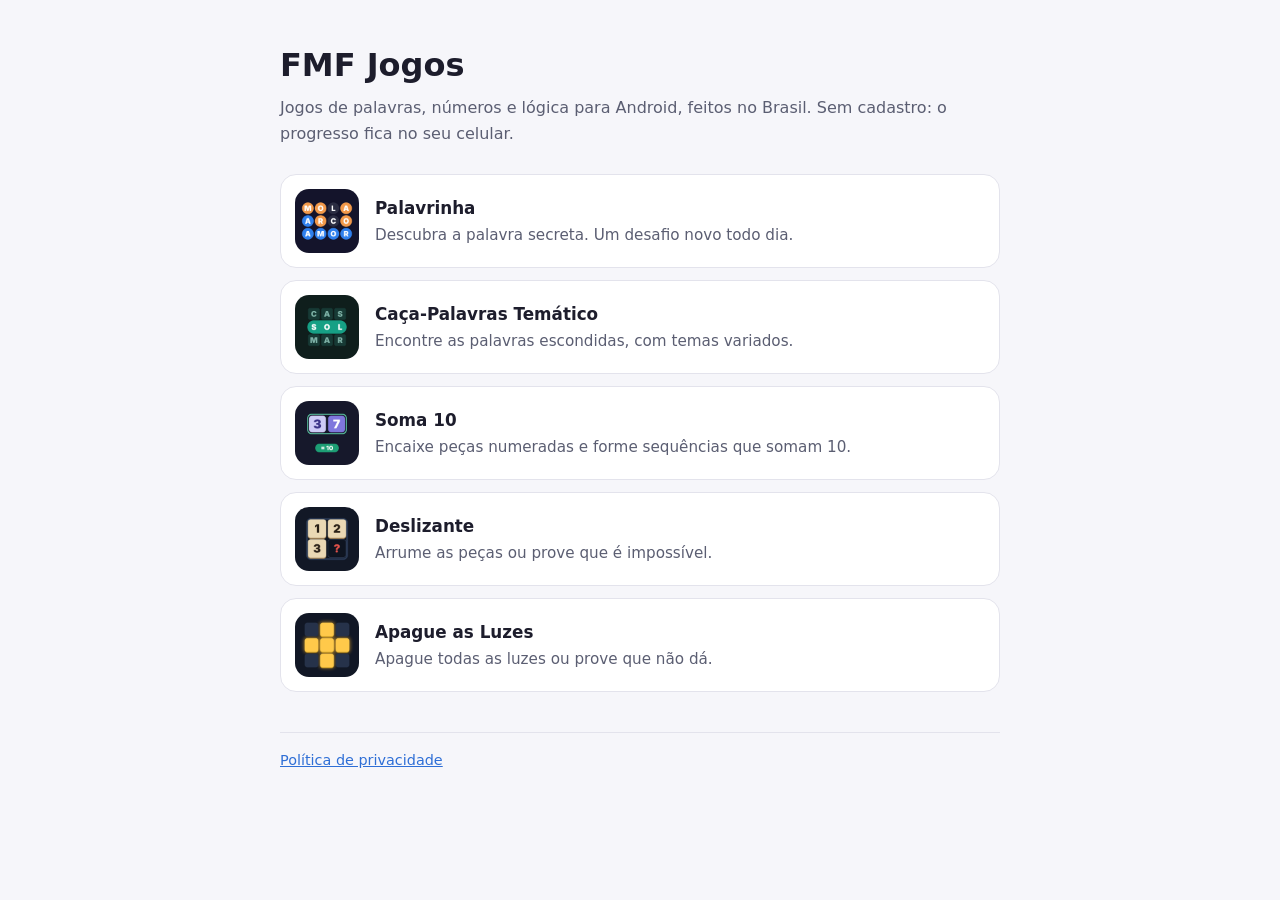
<file: index.html>
<!DOCTYPE html>
<html lang="pt-BR">
<head>
<meta charset="utf-8">
<meta name="viewport" content="width=device-width, initial-scale=1">
<title>FMF Jogos</title>
<meta name="description" content="Jogos de palavras, números e lógica para Android, feitos no Brasil.">
<link rel="stylesheet" href="estilo.css">
</head>
<body>
<main>
<h1>FMF Jogos</h1>
<p class="sub">Jogos de palavras, números e lógica para Android, feitos no Brasil. Sem cadastro: o progresso fica no seu celular.</p>

<ul class="jogos">
  <li class="jogo"><img src="img/palavrinha.png" alt=""><div><strong>Palavrinha</strong><span>Descubra a palavra secreta. Um desafio novo todo dia.</span></div></li>
  <li class="jogo"><img src="img/caca_palavras.png" alt=""><div><strong>Caça-Palavras Temático</strong><span>Encontre as palavras escondidas, com temas variados.</span></div></li>
  <li class="jogo"><img src="img/soma10.png" alt=""><div><strong>Soma 10</strong><span>Encaixe peças numeradas e forme sequências que somam 10.</span></div></li>
  <li class="jogo"><img src="img/deslizante.png" alt=""><div><strong>Deslizante</strong><span>Arrume as peças ou prove que é impossível.</span></div></li>
  <li class="jogo"><img src="img/apague_luzes.png" alt=""><div><strong>Apague as Luzes</strong><span>Apague todas as luzes ou prove que não dá.</span></div></li>
</ul>

<footer><a href="privacidade.html">Política de privacidade</a></footer>
</main>
</body>
</html>
</file>
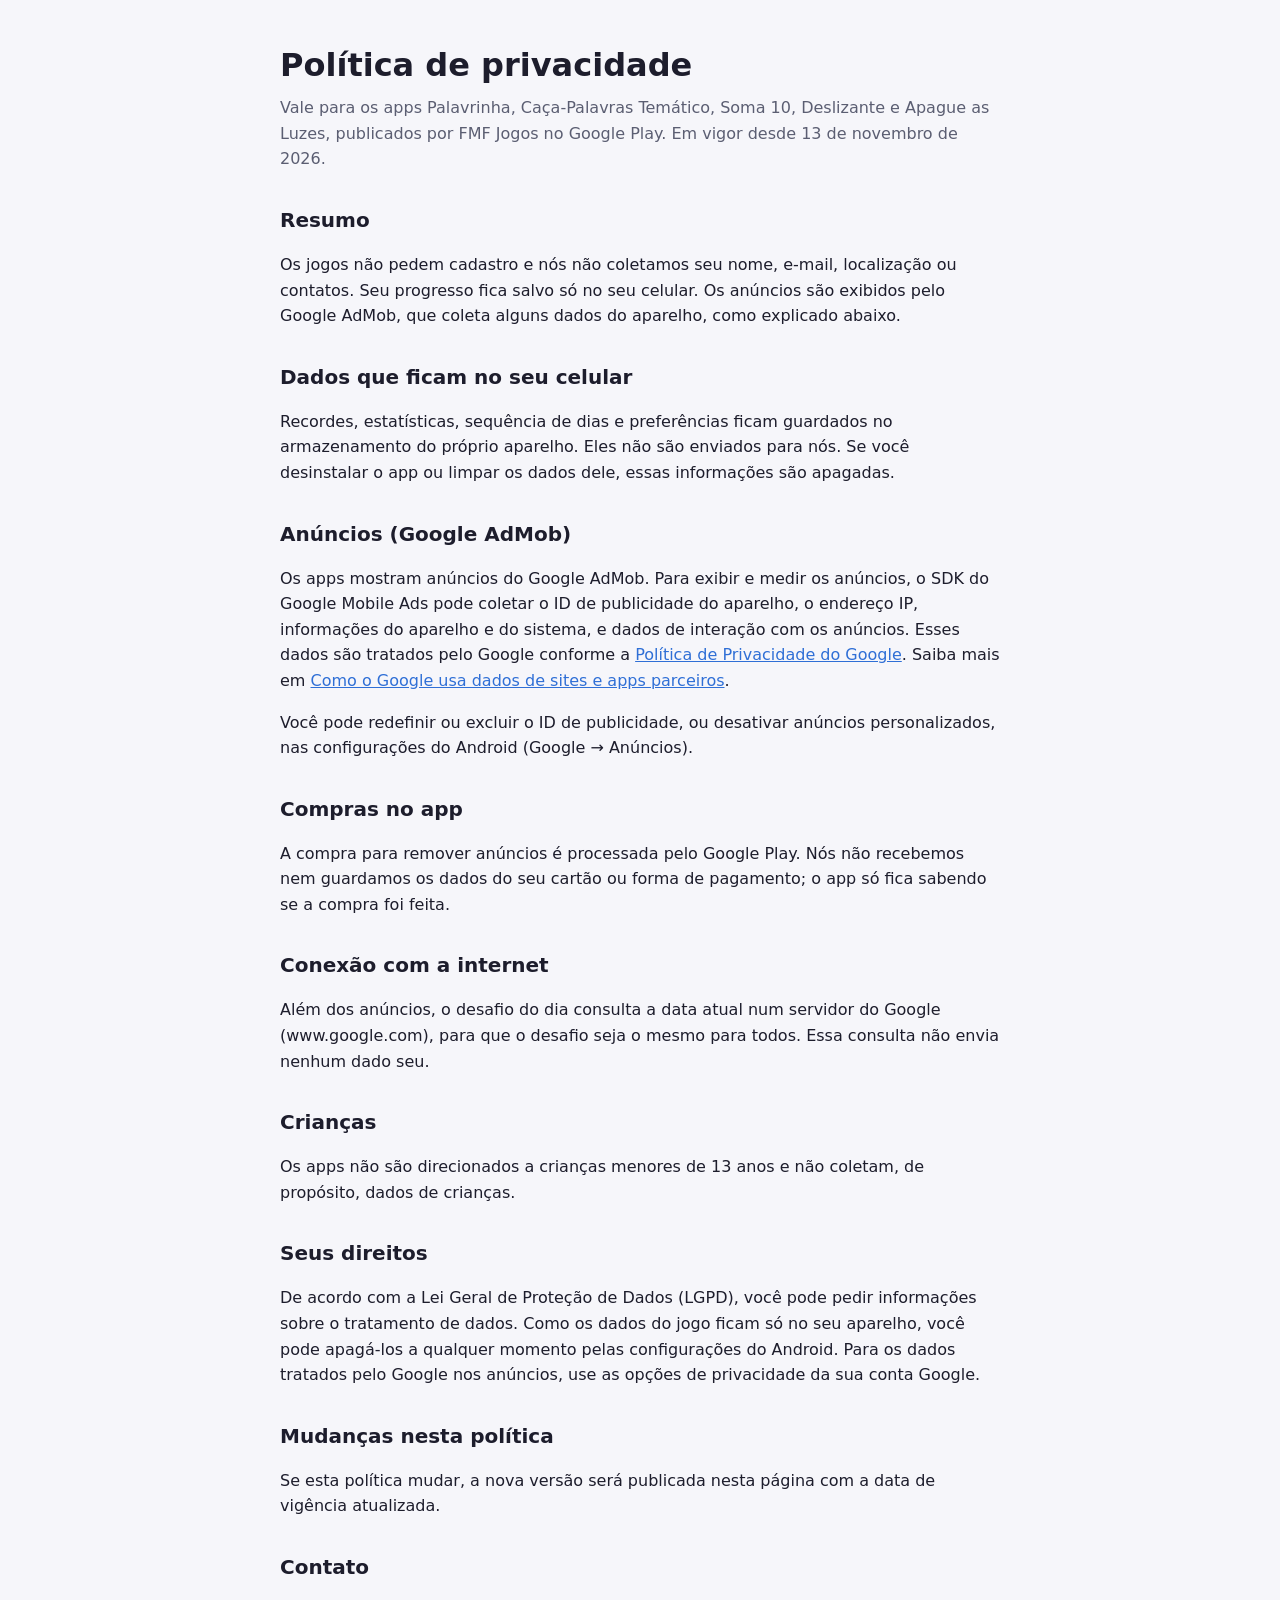
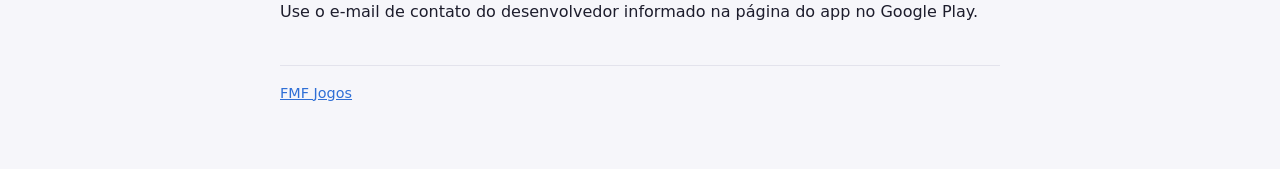
<file: privacidade.html>
<!DOCTYPE html>
<html lang="pt-BR">
<head>
<meta charset="utf-8">
<meta name="viewport" content="width=device-width, initial-scale=1">
<title>Política de privacidade · FMF Jogos</title>
<link rel="stylesheet" href="estilo.css">
</head>
<body>
<main>
<h1>Política de privacidade</h1>
<p class="sub">Vale para os apps Palavrinha, Caça-Palavras Temático, Soma 10, Deslizante e Apague as Luzes, publicados por FMF Jogos no Google Play. Em vigor desde 13 de novembro de 2026.</p>

<h2>Resumo</h2>
<p>Os jogos não pedem cadastro e nós não coletamos seu nome, e-mail, localização ou contatos. Seu progresso fica salvo só no seu celular. Os anúncios são exibidos pelo Google AdMob, que coleta alguns dados do aparelho, como explicado abaixo.</p>

<h2>Dados que ficam no seu celular</h2>
<p>Recordes, estatísticas, sequência de dias e preferências ficam guardados no armazenamento do próprio aparelho. Eles não são enviados para nós. Se você desinstalar o app ou limpar os dados dele, essas informações são apagadas.</p>

<h2>Anúncios (Google AdMob)</h2>
<p>Os apps mostram anúncios do Google AdMob. Para exibir e medir os anúncios, o SDK do Google Mobile Ads pode coletar o ID de publicidade do aparelho, o endereço IP, informações do aparelho e do sistema, e dados de interação com os anúncios. Esses dados são tratados pelo Google conforme a <a href="https://policies.google.com/privacy">Política de Privacidade do Google</a>. Saiba mais em <a href="https://policies.google.com/technologies/partner-sites">Como o Google usa dados de sites e apps parceiros</a>.</p>
<p>Você pode redefinir ou excluir o ID de publicidade, ou desativar anúncios personalizados, nas configurações do Android (Google → Anúncios).</p>

<h2>Compras no app</h2>
<p>A compra para remover anúncios é processada pelo Google Play. Nós não recebemos nem guardamos os dados do seu cartão ou forma de pagamento; o app só fica sabendo se a compra foi feita.</p>

<h2>Conexão com a internet</h2>
<p>Além dos anúncios, o desafio do dia consulta a data atual num servidor do Google (www.google.com), para que o desafio seja o mesmo para todos. Essa consulta não envia nenhum dado seu.</p>

<h2>Crianças</h2>
<p>Os apps não são direcionados a crianças menores de 13 anos e não coletam, de propósito, dados de crianças.</p>

<h2>Seus direitos</h2>
<p>De acordo com a Lei Geral de Proteção de Dados (LGPD), você pode pedir informações sobre o tratamento de dados. Como os dados do jogo ficam só no seu aparelho, você pode apagá-los a qualquer momento pelas configurações do Android. Para os dados tratados pelo Google nos anúncios, use as opções de privacidade da sua conta Google.</p>

<h2>Mudanças nesta política</h2>
<p>Se esta política mudar, a nova versão será publicada nesta página com a data de vigência atualizada.</p>

<h2>Contato</h2>
<p>Use o e-mail de contato do desenvolvedor informado na página do app no Google Play.</p>

<footer><a href="index.html">FMF Jogos</a></footer>
</main>
</body>
</html>
</file>
<file: estilo.css>
:root{--fundo:#f6f6fa;--cartao:#fff;--texto:#1d1d2c;--suave:#5b5e72;--borda:#e3e3ec;--link:#2f6fd6}
@media (prefers-color-scheme:dark){:root{--fundo:#14142b;--cartao:#1d1f38;--texto:#ececf4;--suave:#a6a9c2;--borda:#2e3152;--link:#7fb0ff}}
*{box-sizing:border-box}
body{margin:0;font-family:system-ui,-apple-system,"Segoe UI",Roboto,sans-serif;background:var(--fundo);color:var(--texto);line-height:1.6}
main{max-width:760px;margin:0 auto;padding:40px 20px 64px}
h1{font-size:2rem;margin:0 0 4px}
h2{font-size:1.25rem;margin:32px 0 8px}
p,li{color:var(--texto)}
.sub{color:var(--suave);margin:0 0 28px}
a{color:var(--link)}
.jogos{display:grid;gap:12px;padding:0;margin:0;list-style:none}
.jogo{display:flex;gap:16px;align-items:center;background:var(--cartao);border:1px solid var(--borda);border-radius:16px;padding:14px}
.jogo img{width:64px;height:64px;border-radius:14px;flex:none}
.jogo strong{display:block;font-size:1.05rem}
.jogo span{color:var(--suave);font-size:.95rem}
footer{margin-top:40px;padding-top:16px;border-top:1px solid var(--borda);color:var(--suave);font-size:.9rem}
</file>
